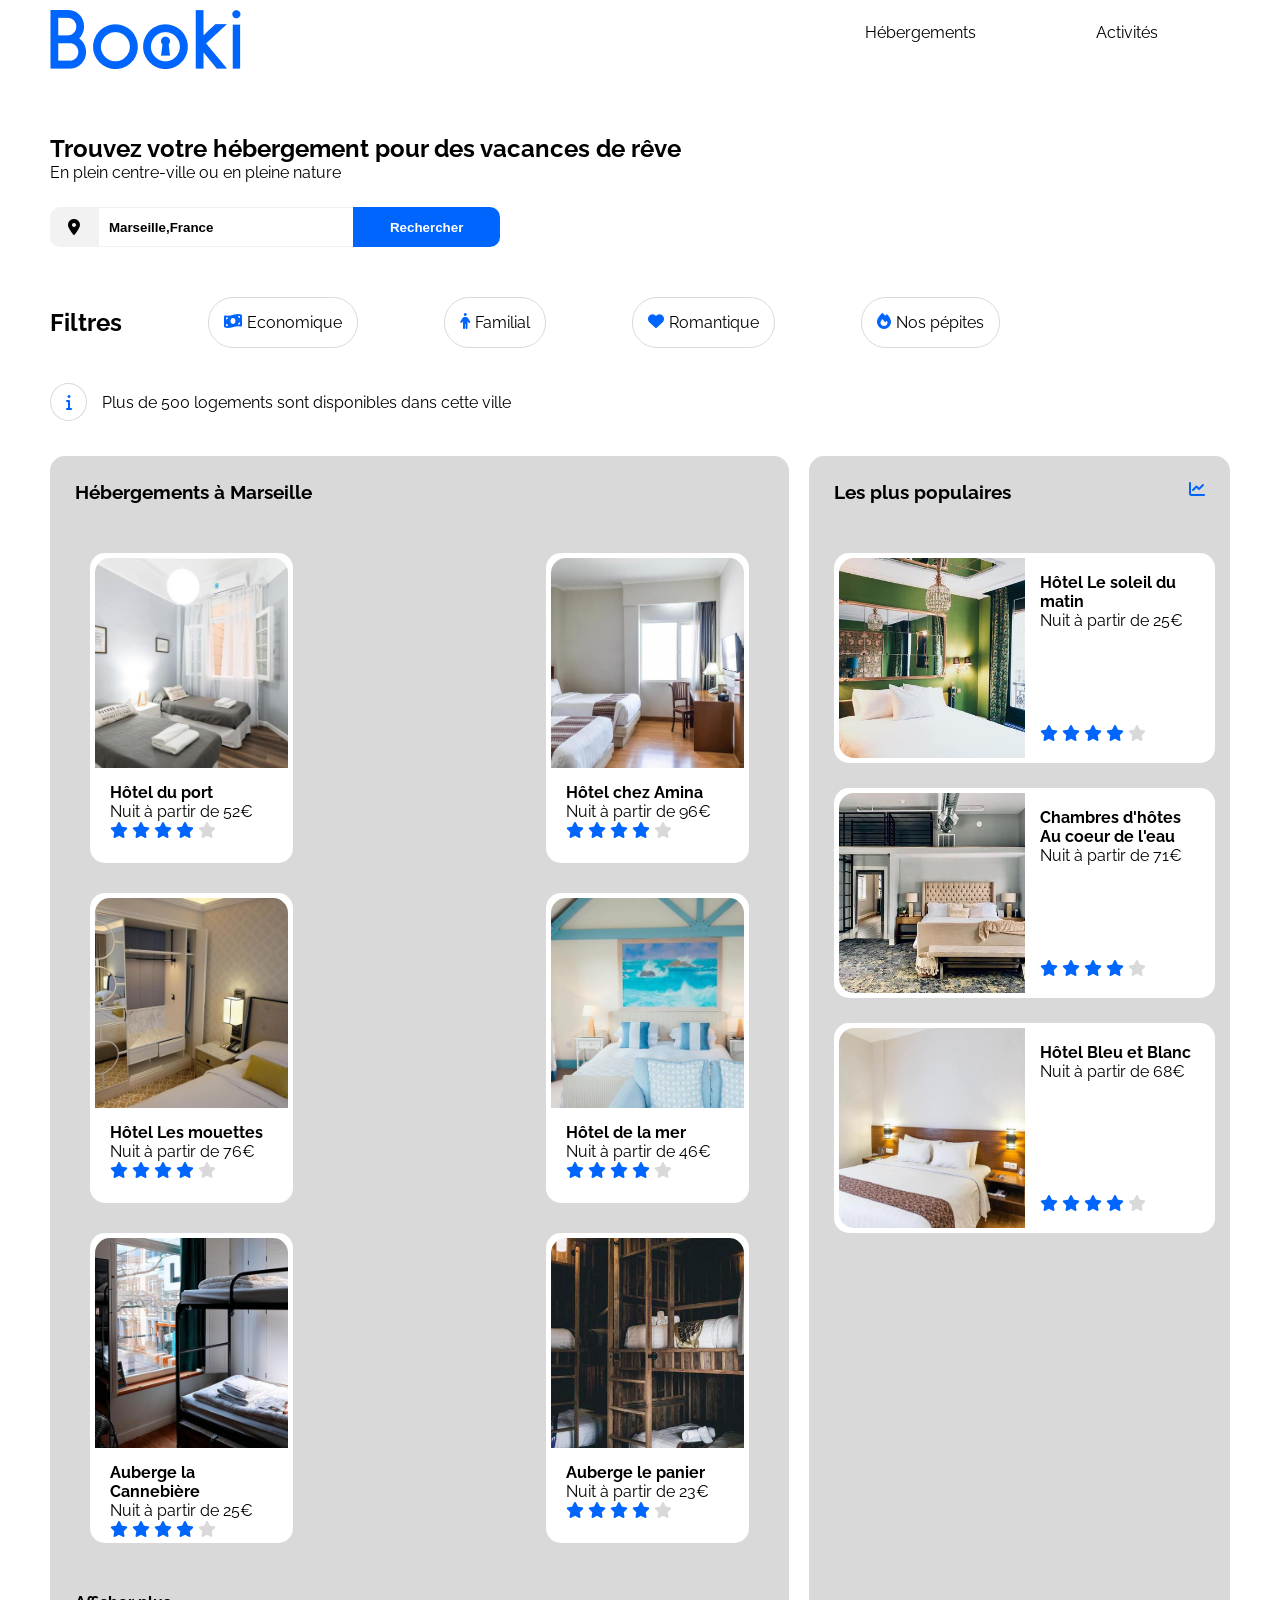
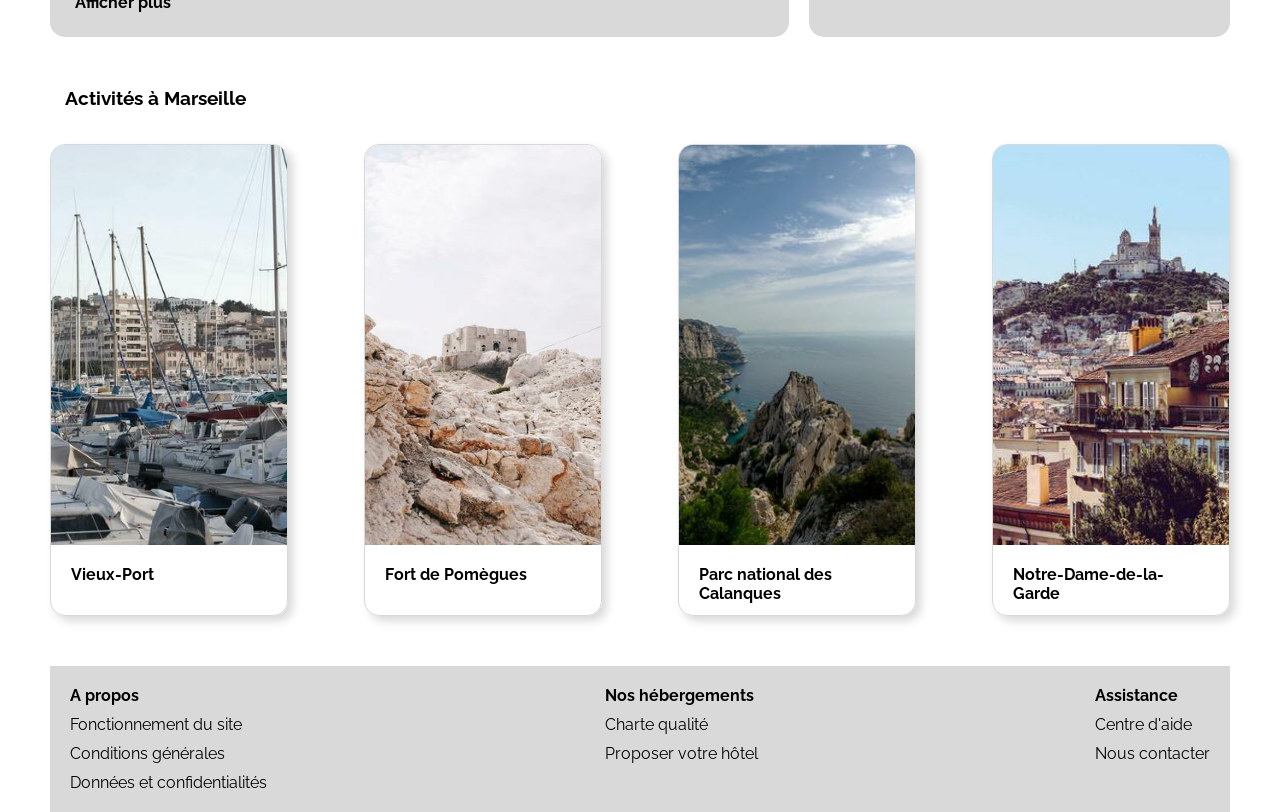
<file: Booki/index.html>
<!DOCTYPE html>
<html lang="fr">
<head>
    <meta charset="UTF-8">
    <meta name="viewport" content="width=device-width, initial-scale=1">
    <link rel="stylesheet" href="style.css" media="screen">
    <link rel="stylesheet" href="tabletstyle.css" media="screen">
    <link rel="stylesheet" href="portablestyle.css" media="screen">
    <link rel="preconnect" href="https://fonts.googleapis.com">
    <link rel="preconnect" href="https://fonts.gstatic.com" crossorigin>
    <link href="https://fonts.googleapis.com/css2?family=Raleway" rel="stylesheet">
    <link rel="stylesheet" href="https://cdnjs.cloudflare.com/ajax/libs/font-awesome/6.2.1/css/all.min.css"
          integrity="sha512-MV7K8+y+gLIBoVD59lQIYicR65iaqukzvf/nwasF0nqhPay5w/9lJmVM2hMDcnK1OnMGCdVK+iQrJ7lzPJQd1w=="
          crossorigin="anonymous" referrerpolicy="no-referrer" />
    <title>Booki</title>
</head>
<body>
    <header>
        <div id="header_container">
                <img src="image/logo/Booki.png" alt="Logo Booki">
            <ul>
                <li><a href="#">Hébergements</a></li>
                <li><a href="#">Activités</a></li>
            </ul>
        </div>
    </header>

    <section id="Banner">
        <div id="Banner_msg">
            <h1>Trouvez votre hébergement pour des vacances de rêve</h1>
            <p>En plein centre-ville ou en pleine nature</p>
        </div>
        <div id="Search">
            <div id="search_icons"><i class="fa-solid fa-location-dot"></i></div>
            <input type="text" value="Marseille,France">
            <input type="submit" value="Rechercher">
        </div>
    </section>

    <section id="Filters">
        <div id="Filters_container">
            <h2>Filtres</h2>
                <div class="Filters_card">
                    <i class="fa-solid fa-money-bill-wave"></i>
                    <p>Economique</p>
                </div>

                <div class="Filters_card">
                    <i class="fa-solid fa-person"></i>
                    <p>Familial</p>
                </div>

                <div class="Filters_card">
                    <i class="fa-solid fa-heart"></i>
                    <p>Romantique</p>
                </div>

                <div class="Filters_card">
                    <i class="fa-solid fa-fire"></i>
                    <p>Nos pépites</p>
                </div>
        </div>
        <div id="Filters_Msg">
            <i class="fa-solid fa-info"></i>
            <p>Plus de 500 logements sont disponibles dans cette ville</p>
        </div>
    </section>

    <section id="Herbegement">
        <div id="Hebergements_container">
            <h3>Hébergements à Marseille</h3>
            <div id="Hebergements_card_container">

                <div class="hebergements_card">
                    <img src="image/hebergements/fred-kleber.jpg">
                    <div class="hebergements_text">
                        <h4>Hôtel du port</h4>
                        <p>Nuit à partir de 52€</p>
                        <i class="fa-solid fa-star"></i>
                        <i class="fa-solid fa-star"></i>
                        <i class="fa-solid fa-star"></i>
                        <i class="fa-solid fa-star"></i>
                        <i class="fa-solid fa-star no-select"></i>
                    </div>
                </div>

                <div class="hebergements_card">
                        <img src="image/hebergements/febrian-zakaria.jpg">
                    <div class="hebergements_text">
                        <h4>Hôtel chez Amina</h4>
                        <p>Nuit à partir de 96€</p>
                        <i class="fa-solid fa-star"></i>
                        <i class="fa-solid fa-star"></i>
                        <i class="fa-solid fa-star"></i>
                        <i class="fa-solid fa-star"></i>
                        <i class="fa-solid fa-star no-select"></i>
                    </div>
                </div>

                <div class="hebergements_card">
                    <img src="image/hebergements/reisetopia.jpg">
                    <div class="hebergements_text">
                        <h4>Hôtel Les mouettes</h4>
                        <p>Nuit à partir de 76€</p>
                        <i class="fa-solid fa-star"></i>
                        <i class="fa-solid fa-star"></i>
                        <i class="fa-solid fa-star"></i>
                        <i class="fa-solid fa-star"></i>
                        <i class="fa-solid fa-star no-select"></i>
                    </div>
                </div>

                <div class="hebergements_card">
                    <img src="image/hebergements/annie-spratt.jpg">
                    <div class="hebergements_text">
                        <h4>Hôtel de la mer</h4>
                        <p>Nuit à partir de 46€</p>
                        <i class="fa-solid fa-star"></i>
                        <i class="fa-solid fa-star"></i>
                        <i class="fa-solid fa-star"></i>
                        <i class="fa-solid fa-star"></i>
                        <i class="fa-solid fa-star no-select"></i>
                    </div>
                </div>

                <div class="hebergements_card">
                    <img src="image/hebergements/marcus-loke.jpg">
                    <div class="hebergements_text">
                        <h4>Auberge la Cannebière</h4>
                        <p>Nuit à partir de 25€</p>
                        <i class="fa-solid fa-star"></i>
                        <i class="fa-solid fa-star"></i>
                        <i class="fa-solid fa-star"></i>
                        <i class="fa-solid fa-star"></i>
                        <i class="fa-solid fa-star no-select"></i>
                    </div>
                </div>

                <div class="hebergements_card">
                    <img src="image/hebergements/nicate-lee.jpg">
                    <div class="hebergements_text">
                        <h4>Auberge le panier</h4>
                        <p>Nuit à partir de 23€</p>
                        <i class="fa-solid fa-star"></i>
                        <i class="fa-solid fa-star"></i>
                        <i class="fa-solid fa-star"></i>
                        <i class="fa-solid fa-star"></i>
                        <i class="fa-solid fa-star no-select"></i>
                    </div>
                </div>
            </div>
            <p id="Hebergement_Suite">Afficher plus</p>
        </div>
        <div id="Populaires">
            <div id="Populaires_title">
                <h3>Les plus populaires</h3>
                <i class="fa-solid fa-chart-line"></i>
            </div>
            <div id="populaire_container">
                <div class="populaire_card">
                    <img src="image/hebergements/emile-guillemot.jpg">
                    <div class="populaire_card_text">
                        <div class="populaire_text_title">
                            <h4>Hôtel Le soleil du matin</h4>
                            <p>Nuit à partir de 25€</p>
                        </div>
                        <div class="populaire_star">
                            <i class="fa-solid fa-star"></i>
                            <i class="fa-solid fa-star"></i>
                            <i class="fa-solid fa-star"></i>
                            <i class="fa-solid fa-star"></i>
                            <i class="fa-solid fa-star no-select"></i>
                        </div>
                    </div>
                </div>
                <div class="populaire_card">
                    <img src="image/hebergements/aw-creative.jpg">
                    <div class="populaire_card_text">
                        <div class="populaire_text_title">
                            <h4>Chambres d'hôtes Au coeur de l'eau</h4>
                            <p>Nuit à partir de 71€</p>
                        </div>
                        <div class="populaire_star">
                            <i class="fa-solid fa-star"></i>
                            <i class="fa-solid fa-star"></i>
                            <i class="fa-solid fa-star"></i>
                            <i class="fa-solid fa-star"></i>
                            <i class="fa-solid fa-star no-select"></i>
                        </div>
                    </div>
                </div>

                <div class="populaire_card">
                    <img src="image/hebergements/febrian-zakaria2.jpg">
                    <div class="populaire_card_text">
                        <div class="populaire_text_title">
                            <h4>Hôtel Bleu et Blanc</h4>
                            <p>Nuit à partir de 68€</p>
                        </div>
                        <div class="populaire_star">
                            <i class="fa-solid fa-star"></i>
                            <i class="fa-solid fa-star"></i>
                            <i class="fa-solid fa-star"></i>
                            <i class="fa-solid fa-star"></i>
                            <i class="fa-solid fa-star no-select"></i>
                        </div>
                    </div>
                </div>
            </div>
        </div>
    </section>

    <section id="Activities">
        <div id="Activites_container">

            <h3>Activités à Marseille</h3>

            <div id="activites_card_container">
                <div class="activities_card">
                    <img src="image/activites/reno-laithienne.jpg">
                    <div class="activities_text">
                        <p>Vieux-Port</p>
                    </div>
                </div>

                <div class="activities_card">
                        <img src="image/activites/paul-hermann.jpg">
                    <div class="activities_text">
                        <p>Fort de Pomègues</p>
                    </div>
                </div>

                <div class="activities_card">
                    <img src="image/activites/kilyan-sockalingum.jpg">
                    <div class="activities_text">
                        <p>Parc national des Calanques</p>
                    </div>
                </div>

                <div class="activities_card">
                    <img src="image/activites/florian-wehde.jpg">
                    <div class="activities_text">
                        <p>Notre-Dame-de-la-Garde</p>
                    </div>
                </div>

            </div>
        </div>
    </section>

    <footer>
        <div class="list_footer">
            <h4>A propos</h4>
            <ul>
                <li>Fonctionnement du site</li>
                <li>Conditions générales</li>
                <li>Données et confidentialités</li>
            </ul>
        </div>
        <div class="list_footer">
            <h4>Nos hébergements</h4>
            <ul>
                <li>Charte qualité</li>
                <li>Proposer votre hôtel</li>
            </ul>
        </div>
        <div class="list_footer">
            <h4>Assistance</h4>
            <ul>
                <li>Centre d'aide</li>
                <li>Nous contacter</li>
            </ul>
        </div>
    </footer>
</body>
</html>
</file>
<file: Booki/style.css>
/* GENERAL */
    * {
        margin: 0;
        padding: 0;
    }

    body {
        font-family: Raleway, sans-serif;
    }

    a {
        text-decoration: none;
        color: black;
    }

    /* HEADER */
    header {
        margin: 0 50px;
    }

    header img {
        margin: 10px auto;
    }

    header ul {
        float: right;
        display: flex;
        width: 35%;
        height: 65px;
        list-style-type: none;
    }

    header ul li {
        margin: 0;
        padding: 0;
        display: flex;
        width: 100%;
        height: 100%;
    }

    header ul li a {
        display: flex;
        align-items: center;
        justify-content: center;
        height: 100%;
        width: 100%;
    }

    header ul li a:hover {
        color: #0065FC;
        border-top: 2px solid #0065FC;
    }

    /* BANNER */
    #Banner {
        margin: 50px 50px;
    }

    #Banner_msg {
        margin: 25px 0;
    }

    #Search {
        display: flex;
        border-radius: 10px;
        width: 450px;
        height: 40px;
        overflow: hidden;
    }

    #search_icons {
        width: 50px;
        background-color: #F2F2F2;
        display: flex;
        align-items: center;
        justify-content: center;
    }

    input[type=text], input[type=submit] {
        border: none;
        font-weight: bold;
    }

    input[type=text] {
        width: 250px;
        padding-left: 10px;
        border-top: 1px solid #F2F2F2;
        border-bottom: 1px solid #F2F2F2;
    }

    input[type=submit] {
        color: white;
        background-color: #0065FC;
        width: 150px;
    }

    /* FILTER */
    #Filters {
        margin: 25px 50px;
    }

    #Filters_container {
        display: flex;
        justify-content: space-between;
        width: 950px;
        align-items: center;
    }

    .Filters_card {
        display: flex;
        border: 1px solid #D9D9D9;
        border-radius: 25px;
        padding: 15px;
    }

    .Filters_card .fa-solid {
        color: #0065FC;
        margin-right: 5px;
    }

    .Filters_card:hover {
        background-color: #DEEBFF;
    }

    #Filters_Msg {
        display: flex;
        margin: 35px 0;
        align-items: center;
    }

    .fa-info {
        border: 1px solid #D9D9D9;
        padding: 10px;
        width: 15px;
        text-align: center;
        border-radius: 50%;
        color: #0065FC;
    }

    #Filters_Msg p {
        margin-left: 15px;
    }

    /* HEBERGEMENT */
    #Herbegement {
        display: flex;
        margin: 25px 50px;
    }

    #Hebergements_container, #Populaires {
        background-color: #D9D9D9;
        border-radius: 15px;
        padding: 25px;
    }

    #Hebergements_container {
        width: 65%;
    }

    #Hebergements_container h3 {
        margin-bottom: 35px;
    }

    #Hebergements_card_container {
        display: flex;
        flex-wrap: wrap;
        justify-content: space-between;
    }

    .hebergements_card {
       /* width: 350px;
        height: 300px;*/
        width: 28%;
        height: 300px;
        margin: 15px 15px;
        overflow: hidden;
        border-radius: 15px;
        padding: 5px;
        background-color: #fff;
    }

    .hebergements_card img {
        width: 100%;
        height: 70%;
        object-fit: cover;
        display: block;
        border-top-right-radius: 15px;
        border-top-left-radius: 15px;
    }

    .hebergements_text {
        padding: 15px;
    }
    #Hebergement_Suite{
        font-weight: bold;
        margin-top: 35px;
    }

    #Populaires {
        margin-left: 20px;
        width: 35%;
    }

    #Populaires_title {
        display: flex;
        justify-content: space-between;
    }

    .fa-chart-line, .fa-star {
        color: #0065FC;
    }

    .no-select {
        color: #D9D9D9;
    }

    #populaire_container{
        margin: 50px 0;
    }
    .populaire_card{
        display: flex;
        width: 100%;
        height: 200px;
        background-color: #fff;
        padding: 5px;
        border-radius: 15px;
        overflow: hidden;
        margin: 25px 0;
    }
    .populaire_card img{
        width: 50%;
        object-fit: cover;
        border-top-left-radius: 15px;
        border-bottom-left-radius: 15px;
    }
    .populaire_card_text{
        display: flex;
        padding: 15px;
        flex-direction: column;
        justify-content: space-between;
    }

    /* ACTIVITIES */
    #Activities {
        margin: 50px 50px;
    }

    #Activities h3 {
        margin: 35px 15px;
    }

    #activites_card_container {
        display: flex;
        justify-content: space-between;
    }

    .activities_card {
        width: 20%;
        height: 470px;
        overflow: hidden;
        border: 1px solid #D9D9D9;
        box-shadow: 5px 5px 10px #D9D9D9;
        border-radius: 15px;
    }

    .activities_card img {
        width: 100%;
        height: 85%;
        display: block;
        position: center;
        object-fit: cover;
    }

    .activities_text {
        font-weight: bold;
        padding: 20px;
    }

    /* FOOTER*/
    footer {
        margin: 0 50px;
        padding: 0 15px;
        display: flex;
        justify-content: space-between;
        background-color: #D9D9D9;
    }

    .list_footer {
        margin: 15px 0;
    }

    .list_footer h4, ul li {
        padding: 5px;
    }

    .list_footer ul {
        list-style-type: none;
    }

    /* BREAKPOINT TABLET */
</file>
<file: Booki/tabletstyle.css>
@media only screen and (min-width: 600px) and (max-width: 1024px){
    body{

    }
    #Filters_container{
        display: flex;
        flex-wrap: wrap;
    }
    #Filters_container h2{
        width: 100%;
        margin-bottom: 15px;
    }
    #Herbegement{
        display: flex;
        flex-wrap: wrap;
    }
    #Hebergements_container, #Populaires{
        margin:0;
        width: 100%;
    }
    .hebergements_card{
        width: 25%;
        height: 200px;
    }

    .hebergements_card img{
        height: 50%;
    }
    #Populaires{
        margin-top: 50px;
    }
    #populaire_container{
        display: flex;
        justify-content: space-between;
    }
    .populaire_card{
        display: flex;
        width: 27%;
    }
    #activites_card_container{
        display: flex;
        justify-content: space-between;
    }
    .activities_card{
        width: 21%;
        height: 250px;
    }
    .activities_card img{
        width: 100%;
        height: 70%;
    }

}
</file>
<file: Booki/portablestyle.css>
@media only screen and (max-width: 600px){
    header{
        margin: 0;
    }
    #header_container{
        display: flex;
        flex-direction: column;
        align-items: center;
    }
    #header_container img{
        width: 25%;
    }
    #header_container ul {
        margin-top: 15px;
        width: 100%;
        display: flex;
        justify-content: space-around;
    }
    #Banner{
        margin:15px;
    }
    #Search{
        width: 100%;
    }
    #Filters{
        margin: 15px;
    }
    #Filters_container{
        display: flex;
        width: 100%;
        flex-wrap: wrap;
       
    }
    #Filters_container h2{
        width: 100%;
        margin-bottom: 15px;
    }
    .Filters_card{
        margin-top: 15px;
        width: 40%;
    }
    #Herbegement{
        margin: 0;
        padding: 0;
        display: flex;
        flex-wrap: wrap-reverse;
    }
    #Populaires{
        margin: 0;
        border-radius: 0;
        width: 100%;
    }
    .populaire_card img{
        width: 35%;
    }

    #Hebergements_container{
        margin: 0;
        width: 100%;
        border-radius: 0;
        background-color: #fff;
    }
    .hebergements_card{
        width: 100%;
        height: 200px;
    }
    .hebergements_card img{
        height: 60%;
    }
    #Activities {
        margin: 0;
    }
    #activites_card_container{
        flex-direction: column;
        align-items: center;
    }
    .activities_card{
        width: 80%;
        height: 200px;
        margin: 15px 0;
    }
    .activities_card img{
        height: 70%;
    }
    footer{
        margin: 0;
        flex-direction: column;
    }
}
</file>
